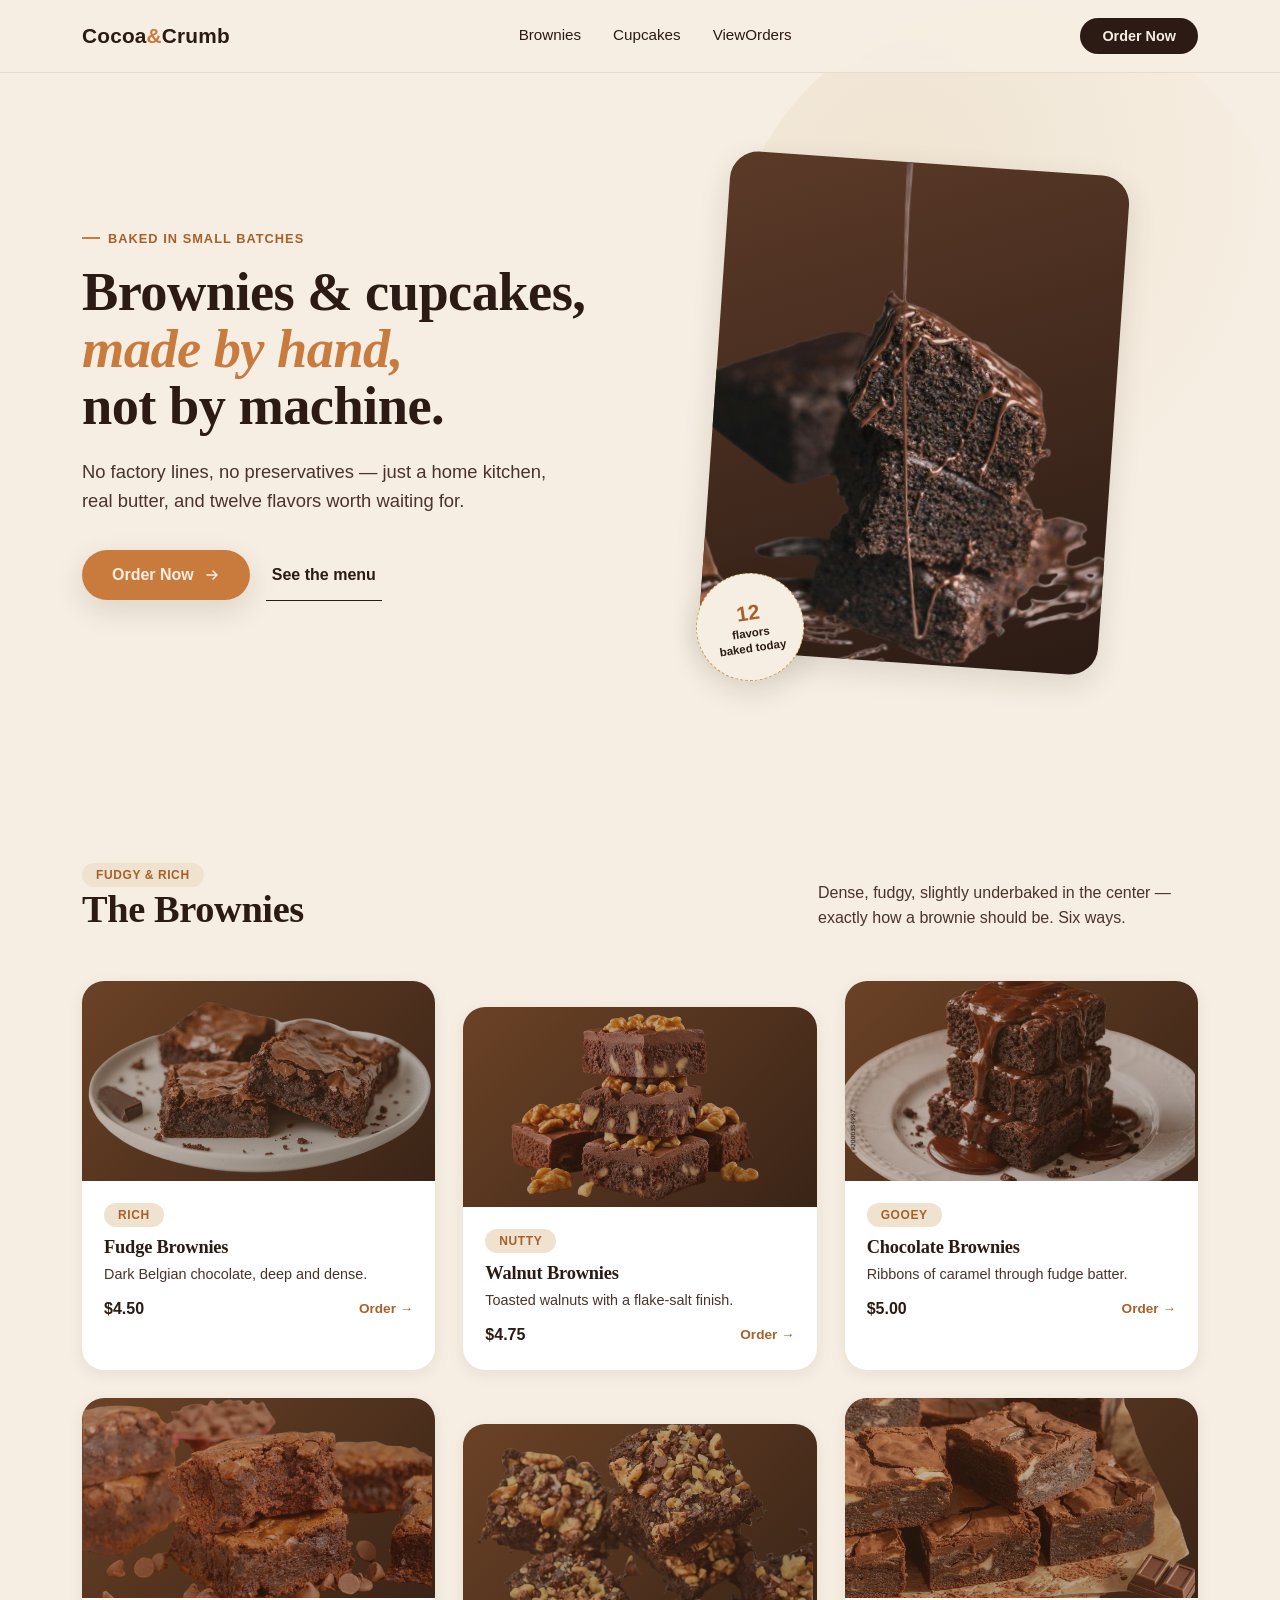
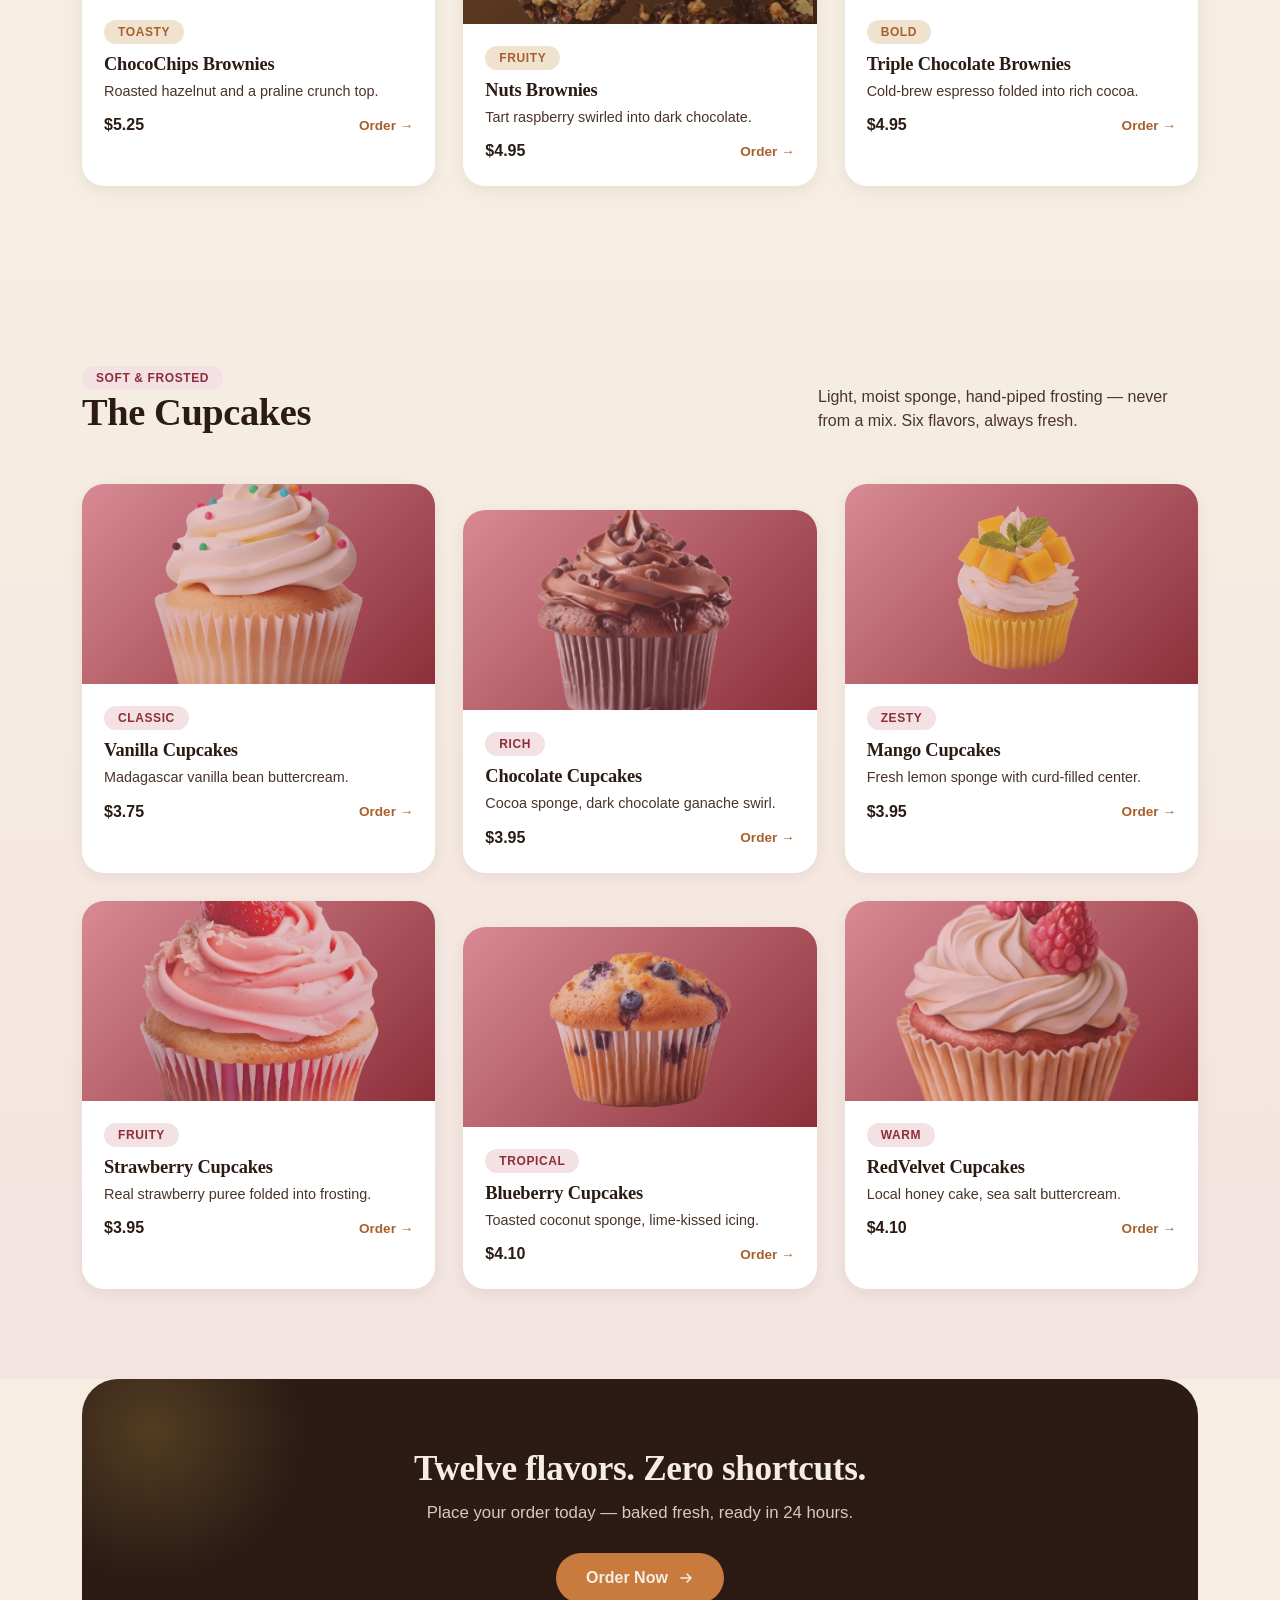
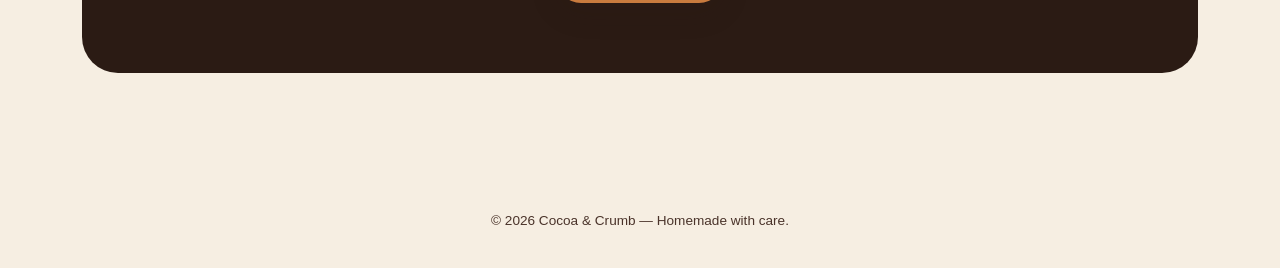
<file: index.html>
<!DOCTYPE html>
<html lang="en">

<head>
  <meta charset="UTF-8">
  <meta name="viewport" content="width=device-width, initial-scale=1.0">
  <title>Cocoa & Crumb — Homemade Brownies & Cupcakes</title>
  <link rel="stylesheet" href="style.css">
</head>

<body>

  <nav>
    <div class="nav-inner">
    <div class="logo">Cocoa<span>&</span>Crumb</div>
    <input type="checkbox" id="menu-toggle">
    <label for="menu-toggle" class="menu-icon">
        ☰
    </label>


      <div class="nav-links" id="nav-links">
        <a href="#brownies">Brownies</a>
        <a href="#cupcakes">Cupcakes</a>
        <a href="admin.html">ViewOrders</a>
      </div>
      <a href="order.html" class="nav-cta">Order Now</a>
    </div>
  </nav>

  <section class="hero">
    <div class="hero-blob"></div>
    <div>
      <div class="eyebrow">Baked in small batches</div>
      <h1>Brownies & cupcakes,<br><em>made by hand,</em><br>not by machine.</h1>
      <p class="lede">No factory lines, no preservatives — just a home kitchen, real butter, and twelve flavors worth
        waiting for.</p>
      <div class="hero-actions">
        <a href="order.html" class="btn-primary">
          Order Now
          <svg width="16" height="16" viewBox="0 0 16 16" fill="none">
            <path d="M3 8H13M13 8L9 4M13 8L9 12" stroke="currentColor" stroke-width="1.6" stroke-linecap="round"
              stroke-linejoin="round" />
          </svg>
        </a>
        <a href="#brownies" class="btn-ghost">See the menu</a>
      </div>
    </div>
    <div class="hero-art">
      <div class="hero-art-card"><img src="images/brownie.png" width="500px"></div>
      <div class="hero-badge"><strong>12</strong>flavors<br>baked today</div>
    </div>
  </section>

 

  <section class="section section-brownies" id="brownies">
    <div class="container">
      <div class="section-head reveal">
        <div>
          <span class="tag-pill" style="background:var(--cream-2); color:var(--caramel-deep);">Fudgy & Rich</span>
          <h2>The Brownies</h2>
        </div>
        <p>Dense, fudgy, slightly underbaked in the center — exactly how a brownie should be. Six ways.</p>
      </div>

      <div class="grid">

        <div class="card reveal">
          <div class="card-media brownie-media"><img src="images/fudge brownie.png" height="200px">
            <div class="card-order-btn">→</div>
          </div>
          <div class="card-body">
            <span class="tag-pill card-tag">Rich</span>
            <h3>Fudge Brownies</h3>
            <p>Dark Belgian chocolate, deep and dense.</p>
            <div class="card-footer">
              <span class="price">$4.50</span>
              <span class="card-cta">Order →</span>
            </div>
          </div>
        </div>

        <div class="card reveal">
          <div class="card-media brownie-media"><img src="images/walnut_brownie.png" height="200px">
            <div class="card-order-btn">→</div>
          </div>
          <div class="card-body">
            <span class="tag-pill card-tag">Nutty</span>
            <h3>Walnut Brownies</h3>
            <p>Toasted walnuts with a flake-salt finish.</p>
            <div class="card-footer">
              <span class="price">$4.75</span>
              <span class="card-cta">Order →</span>
            </div>
          </div>
        </div>

        <div class="card reveal">
          <div class="card-media brownie-media"><img src="images/chocolate_brownie.png" height="200px">
            <div class="card-order-btn">→</div>
          </div>
          <div class="card-body">
            <span class="tag-pill card-tag">Gooey</span>
            <h3>Chocolate Brownies</h3>
            <p>Ribbons of caramel through fudge batter.</p>
            <div class="card-footer">
              <span class="price">$5.00</span>
              <span class="card-cta">Order →</span>
            </div>
          </div>
        </div>

        <div class="card reveal">
          <div class="card-media brownie-media"><img src="images/choco_chips.png" height="180px" width="350px">
            <div class="card-order-btn">→</div>
          </div>
          <div class="card-body">
            <span class="tag-pill card-tag">Toasty</span>
            <h3>ChocoChips Brownies</h3>
            <p>Roasted hazelnut and a praline crunch top.</p>
            <div class="card-footer">
              <span class="price">$5.25</span>
              <span class="card-cta">Order →</span>
            </div>
          </div>
        </div>

        <div class="card reveal">
          <div class="card-media brownie-media"><img src="images/nuts_brownie.png" height="190px" width="380px">
            <div class="card-order-btn">→</div>
          </div>
          <div class="card-body">
            <span class="tag-pill card-tag">Fruity</span>
            <h3>Nuts Brownies</h3>
            <p>Tart raspberry swirled into dark chocolate.</p>
            <div class="card-footer">
              <span class="price">$4.95</span>
              <span class="card-cta">Order →</span>
            </div>
          </div>
        </div>

        <div class="card reveal">
          <div class="card-media brownie-media"><img src="images/triple_brownie.png" height="190px" width="380px">
            <div class="card-order-btn">→</div>
          </div>
          <div class="card-body">
            <span class="tag-pill card-tag">Bold</span>
            <h3>Triple Chocolate Brownies</h3>
            <p>Cold-brew espresso folded into rich cocoa.</p>
            <div class="card-footer">
              <span class="price">$4.95</span>
              <span class="card-cta">Order →</span>
            </div>
          </div>
        </div>

      </div>
    </div>
  </section>

  <section class="section section-cupcakes" id="cupcakes">
    <div class="container">
      <div class="section-head reveal">
        <div>
          <span class="tag-pill" style="background:#F3E1E3; color:var(--berry);">Soft & Frosted</span>
          <h2>The Cupcakes</h2>
        </div>
        <p>Light, moist sponge, hand-piped frosting — never from a mix. Six flavors, always fresh.</p>
      </div>

      <div class="grid">

        <div class="card reveal">
          <div class="card-media cupcake-media"><img src="images/vanilla_cupcake.png">
            <div class="card-order-btn">→</div>
          </div>
          <div class="card-body">
            <span class="tag-pill card-tag berry">Classic</span>
            <h3>Vanilla Cupcakes</h3>
            <p>Madagascar vanilla bean buttercream.</p>
            <div class="card-footer">
              <span class="price">$3.75</span>
              <span class="card-cta">Order →</span>
            </div>
          </div>
        </div>

        <div class="card reveal">
          <div class="card-media cupcake-media"><img src="images/chocolate cupcake.png">
            <div class="card-order-btn">→</div>
          </div>
          <div class="card-body">
            <span class="tag-pill card-tag berry">Rich</span>
            <h3>Chocolate Cupcakes</h3>
            <p>Cocoa sponge, dark chocolate ganache swirl.</p>
            <div class="card-footer">
              <span class="price">$3.95</span>
              <span class="card-cta">Order →</span>
            </div>
          </div>
        </div>

        <div class="card reveal">
          <div class="card-media cupcake-media"><img src="images/mango_cupcake.png">
            <div class="card-order-btn">→</div>
          </div>
          <div class="card-body">
            <span class="tag-pill card-tag berry">Zesty</span>
            <h3>Mango Cupcakes</h3>
            <p>Fresh lemon sponge with curd-filled center.</p>
            <div class="card-footer">
              <span class="price">$3.95</span>
              <span class="card-cta">Order →</span>
            </div>
          </div>
        </div>

        <div class="card reveal">
          <div class="card-media cupcake-media"><img src="images/strawberry_cupcake.png">
            <div class="card-order-btn">→</div>
          </div>
          <div class="card-body">
            <span class="tag-pill card-tag berry">Fruity</span>
            <h3>Strawberry Cupcakes</h3>
            <p>Real strawberry puree folded into frosting.</p>
            <div class="card-footer">
              <span class="price">$3.95</span>
              <span class="card-cta">Order →</span>
            </div>
          </div>
        </div>

        <div class="card reveal">
          <div class="card-media cupcake-media"><img src="images/blueberry_cupcake.png">
            <div class="card-order-btn">→</div>
          </div>
          <div class="card-body">
            <span class="tag-pill card-tag berry">Tropical</span>
            <h3>Blueberry Cupcakes</h3>
            <p>Toasted coconut sponge, lime-kissed icing.</p>
            <div class="card-footer">
              <span class="price">$4.10</span>
              <span class="card-cta">Order →</span>
            </div>
          </div>
        </div>

        <div class="card reveal">
          <div class="card-media cupcake-media"><img src="images/red velvet.png">
            <div class="card-order-btn">→</div>
          </div>
          <div class="card-body">
            <span class="tag-pill card-tag berry">Warm</span>
            <h3>RedVelvet Cupcakes</h3>
            <p>Local honey cake, sea salt buttercream.</p>
            <div class="card-footer">
              <span class="price">$4.10</span>
              <span class="card-cta">Order →</span>
            </div>
          </div>
        </div>

      </div>
    </div>
  </section>

  <div class="container">
    <div class="banner reveal">
      <h2>Twelve flavors. Zero shortcuts.</h2>
      <p>Place your order today — baked fresh, ready in 24 hours.</p>
      <a href="order.html" class="btn-primary">
        Order Now
        <svg width="16" height="16" viewBox="0 0 16 16" fill="none">
          <path d="M3 8H13M13 8L9 4M13 8L9 12" stroke="currentColor" stroke-width="1.6" stroke-linecap="round"
            stroke-linejoin="round" />
        </svg>
      </a>
    </div>
  </div>

  <footer>
    © 2026 Cocoa & Crumb — Homemade with care.
  </footer>

  <div class="sticky-order-bar">
    <span>Ready to order?</span>
    <a href="order.html">Order Now</a>
  </div>




  <script>
    // scroll reveal
    const reveals = document.querySelectorAll('.reveal');
    const io = new IntersectionObserver((entries) => {
      entries.forEach(e => {
        if (e.isIntersecting) { e.target.classList.add('in'); io.unobserve(e.target); }
      });
    }, { threshold: 0.12 });
    reveals.forEach(el => io.observe(el));

    // card click -> order page with product pre-selected
    document.querySelectorAll('.card').forEach(card => {
      card.addEventListener('click', () => {
        const name = card.querySelector('h3').textContent;
        window.location.href = 'order.html?item=' + encodeURIComponent(name);
      });
    });
  </script>

</body>

</html>
</file>
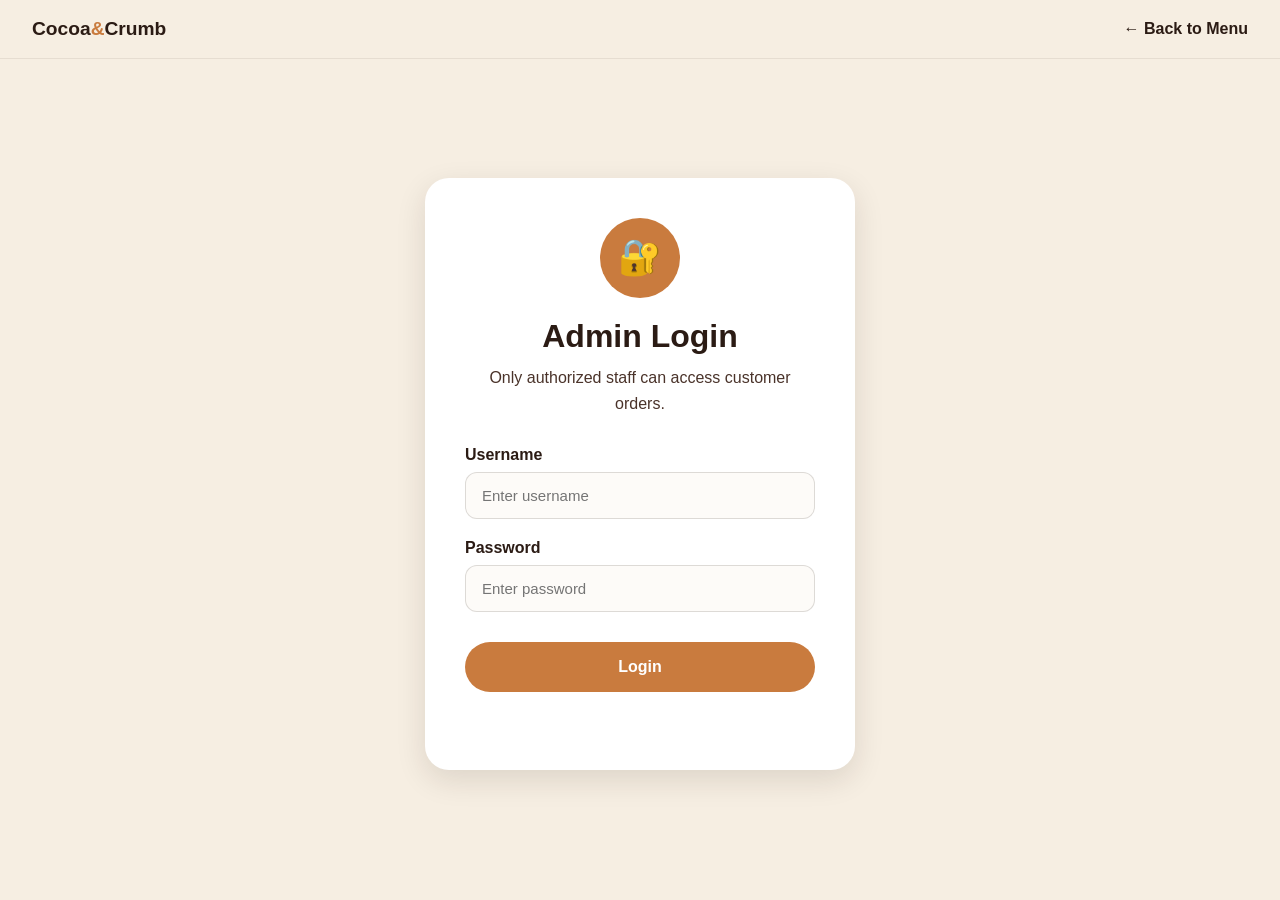
<file: admin.html>
<!DOCTYPE html>
<html lang="en">

<head>
    <meta charset="UTF-8">
    <meta name="viewport" content="width=device-width, initial-scale=1.0">
    <title>Admin Login | Cocoa & Crumb</title>

    <link rel="stylesheet" href="admin.css">
</head>

<body>

    <nav>
        <div class="logo">
            Cocoa<span>&</span>Crumb
        </div>

        <a href="index.html" class="back-link">
            ← Back to Menu
        </a>
    </nav>

    <div class="login-container">

        <div class="login-card">

            <div class="icon">
                🔐
            </div>

            <h1>Admin Login</h1>

            <p class="subtitle">
                Only authorized staff can access customer orders.
            </p>

            <div class="input-group">
                <label>Username</label>
                <input
                    type="text"
                    id="username"
                    placeholder="Enter username">
            </div>

            <div class="input-group">
                <label>Password</label>
                <input
                    type="password"
                    id="password"
                    placeholder="Enter password">
            </div>

            <button id="loginBtn">
                Login
            </button>

            <p id="error" class="error-msg"></p>

        </div>

    </div>

    

</body>

<script>
    const ADMIN_USERNAME = "admin";
const ADMIN_PASSWORD = "12345";

const loginBtn = document.getElementById("loginBtn");
const error = document.getElementById("error");

loginBtn.addEventListener("click", login);

document.addEventListener("keydown", function (e) {
    if (e.key === "Enter") {
        login();
    }
});

function login() {

    const username = document.getElementById("username").value.trim();
    const password = document.getElementById("password").value.trim();

    if (username === "" || password === "") {
        error.textContent = "Please enter username and password.";
        return;
    }

    if (username === ADMIN_USERNAME && password === ADMIN_PASSWORD) {

        // Admin Login Success
        sessionStorage.setItem("adminLogin", "true");

        // Redirect to Admin Orders Page
        window.location.href = "vieworder.html";

    } else {

        error.textContent = "Invalid username or password.";

        document.getElementById("password").value = "";

    }
}

</script>

</html>
</file>
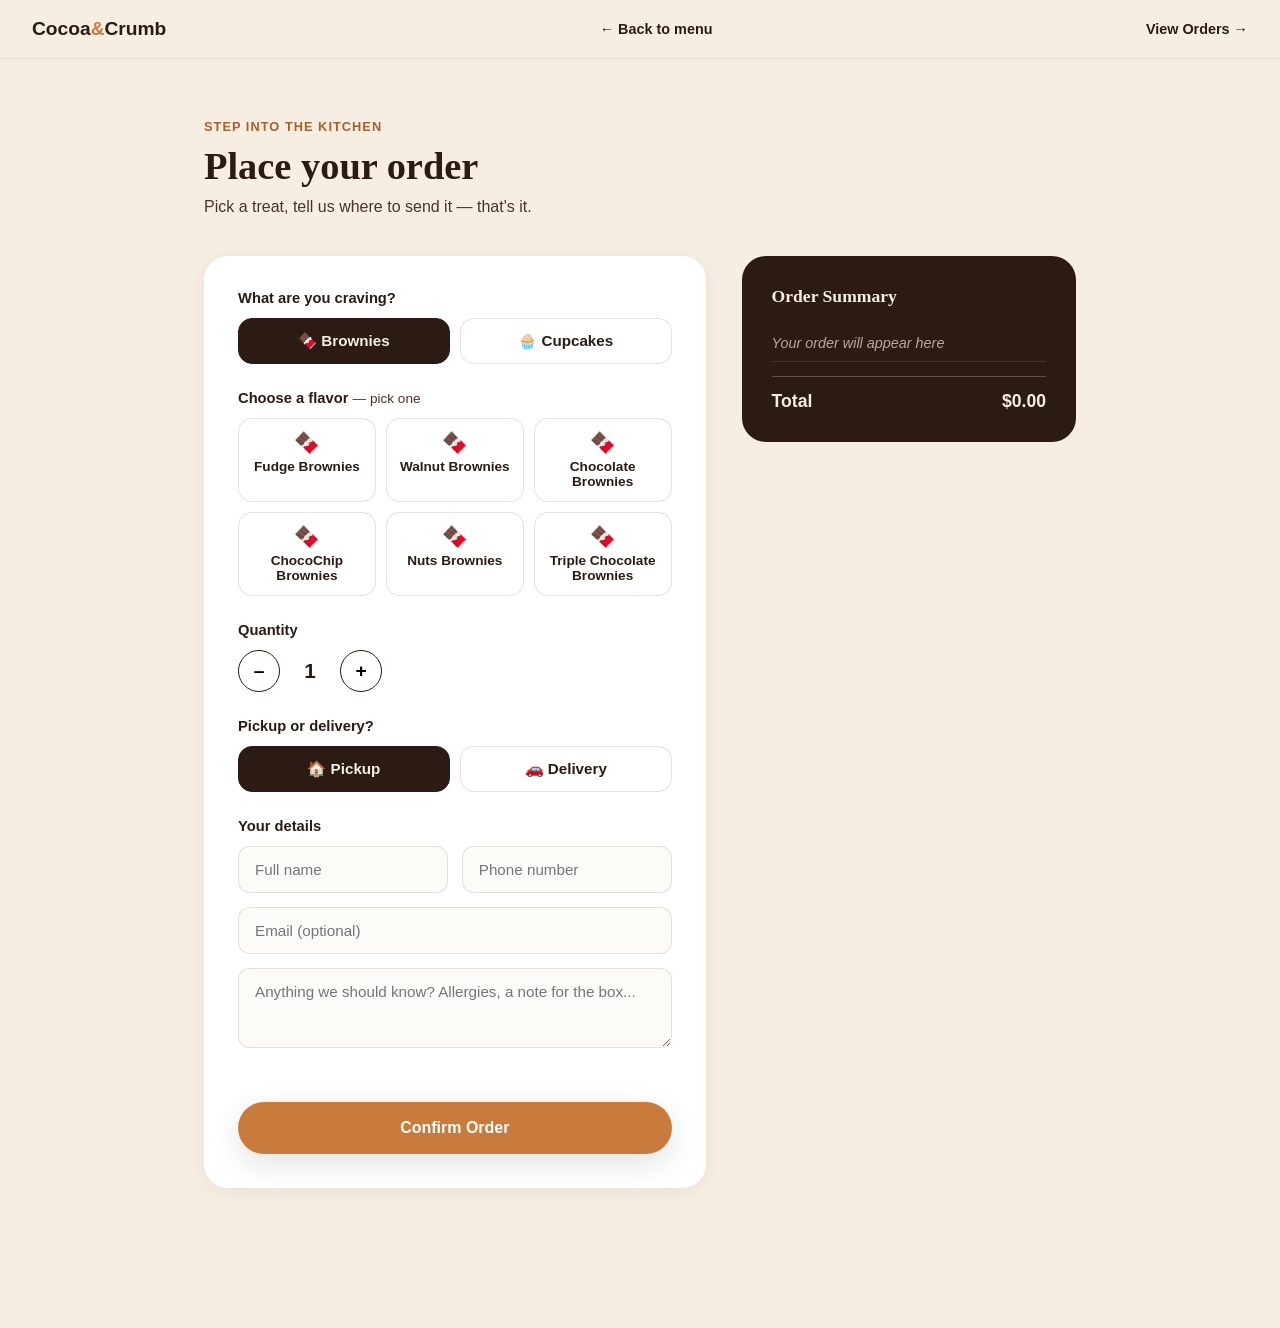
<file: order.html>
<!DOCTYPE html>
<html lang="en">

<head>
  <meta charset="UTF-8">
  <meta name="viewport" content="width=device-width, initial-scale=1.0">
  <title>Order — Cocoa & Crumb</title>
  <link rel="stylesheet" href="order.css">
</head>

<body>
  <nav>
    <div class="logo">Cocoa<span>&</span>Crumb</div>
    <a href="index.html" class="back-link">← Back to menu</a>
    <a href="admin.html" class="back-link">View Orders →</a>
  </nav>

  <div class="wrap">

    <div id="order-flow">
      <div class="page-head">
        <span class="eyebrow">Step into the kitchen</span>
        <h1>Place your order</h1>
        <p>Pick a treat, tell us where to send it — that's it.</p>
      </div>

      <div class="layout">
        <div class="panel">

          <div class="field-group">
            <label class="field-label">What are you craving?</label>
            <div class="toggle-row">
              <div class="toggle-btn active" data-type="Brownie">🍫 Brownies</div>
              <div class="toggle-btn" data-type="Cupcake">🧁 Cupcakes</div>
            </div>
          </div>

          <div class="field-group">
            <label class="field-label">Choose a flavor <span class="field-sub">— pick one</span></label>
            <div class="chip-grid" id="flavor-grid"></div>
          </div>

          <div class="field-group">
            <label class="field-label">Quantity</label>
            <div class="stepper">
              <button class="step-btn" id="dec">–</button>
              <span class="step-val" id="qty">1</span>
              <button class="step-btn" id="inc">+</button>
            </div>
          </div>

          <div class="field-group">
            <label class="field-label">Pickup or delivery?</label>
            <div class="delivery-toggle">
              <div class="toggle-btn active" data-mode="Pickup">🏠 Pickup</div>
              <div class="toggle-btn" data-mode="Delivery">🚗 Delivery</div>
            </div>
            <div id="address-field">
              <input type="text" id="address" placeholder="Delivery address">
            </div>
          </div>

          <div class="field-group">
            <label class="field-label">Your details</label>
            <div class="two-col" style="margin-bottom:14px;">
              <input type="text" id="name" placeholder="Full name">
              <input type="tel" id="phone" placeholder="Phone number">
            </div>
            <input type="email" id="email" placeholder="Email (optional)" style="margin-bottom:14px;">
            <textarea id="notes" placeholder="Anything we should know? Allergies, a note for the box..."></textarea>
          </div>

          <button class="submit-btn" id="submit-btn">Confirm Order</button>
        </div>

        <div class="summary">
          <h3>Order Summary</h3>
          <div id="summary-lines">
            <div class="summary-line empty">Your order will appear here</div>
          </div>
          <div class="summary-total">
            <span>Total</span>
            <span id="summary-total">$0.00</span>
          </div>
        </div>
      </div>
    </div>

    <div class="confirm-screen" id="confirm-screen">
      <div class="confirm-icon">✓</div>
      <h2 id="confirm-name">Thank you!</h2>
      <p>Your order is being prepared and will be ready soon. We'll reach out to confirm the details.</p>
      <div class="confirm-summary" id="confirm-summary"></div>
      <a href="index.html" class="back-link" style="font-weight:700;">← Back to the menu</a>
    </div>

  </div>

  <div class="mobile-summary-bar" id="mobile-bar">
    <span id="mobile-bar-text">No item selected</span>
    <strong id="mobile-bar-total">$0.00</strong>
  </div>

  <script>
    const brownies = [
      { name: 'Fudge Brownies', emoji: '🍫', price: 4.50 },
      { name: 'Walnut Brownies', emoji: '🍫', price: 4.75 },
      { name: 'Chocolate Brownies', emoji: '🍫', price: 5.00 },
      { name: 'ChocoChip Brownies ', emoji: '🍫', price: 5.25 },
      { name: 'Nuts Brownies', emoji: '🍫', price: 4.95 },
      { name: 'Triple Chocolate Brownies', emoji: '🍫', price: 4.95 },
    ];
    const cupcakes = [
      { name: 'Vanilla Cupcakes', emoji: '🧁', price: 3.75 },
      { name: 'Chocolate Cupcakes', emoji: '🧁', price: 3.95 },
      { name: 'Mango Cupcakes', emoji: '🧁', price: 3.95 },
      { name: 'Strawberry Cupcakes', emoji: '🧁', price: 3.95 },
      { name: 'Blueberry Cupcakes', emoji: '🧁', price: 4.10 },
      { name: 'RedVelvet Cupcakes', emoji: '🧁', price: 4.10 },
    ];

    let state = {
      type: 'Brownie',
      flavor: null,
      qty: 1,
      mode: 'Pickup',
    };

    const flavorGrid = document.getElementById('flavor-grid');
    const params = new URLSearchParams(window.location.search);
    const preselect = params.get('item');

    function renderFlavors() {
      const list = state.type === 'Brownie' ? brownies : cupcakes;
      flavorGrid.innerHTML = '';
      list.forEach(item => {
        const chip = document.createElement('div');
        chip.className = 'chip';
        chip.dataset.name = item.name;
        chip.dataset.price = item.price;
        chip.innerHTML = `<span>${item.emoji}</span>${item.name}`;
        if (state.flavor === item.name) chip.classList.add('active');
        chip.addEventListener('click', () => {
          document.querySelectorAll('.chip').forEach(c => c.classList.remove('active'));
          chip.classList.add('active');
          state.flavor = item.name;
          state.price = item.price;
          updateSummary();
        });
        flavorGrid.appendChild(chip);
      });
    }

    // type toggle
    document.querySelectorAll('[data-type]').forEach(btn => {
      btn.addEventListener('click', () => {
        document.querySelectorAll('[data-type]').forEach(b => b.classList.remove('active'));
        btn.classList.add('active');
        state.type = btn.dataset.type;
        state.flavor = null;
        renderFlavors();
        updateSummary();
      });
    });

    // delivery/pickup toggle
    const addressField = document.getElementById('address-field');
    document.querySelectorAll('[data-mode]').forEach(btn => {
      btn.addEventListener('click', () => {
        document.querySelectorAll('[data-mode]').forEach(b => b.classList.remove('active'));
        btn.classList.add('active');
        state.mode = btn.dataset.mode;
        addressField.classList.toggle('show', state.mode === 'Delivery');
        updateSummary();
      });
    });

    // stepper
    const qtyEl = document.getElementById('qty');
    document.getElementById('inc').addEventListener('click', () => {
      state.qty++; qtyEl.textContent = state.qty; updateSummary();
    });
    document.getElementById('dec').addEventListener('click', () => {
      if (state.qty > 1) { state.qty--; qtyEl.textContent = state.qty; updateSummary(); }
    });

    // summary + validation
    const summaryLines = document.getElementById('summary-lines');
    const summaryTotal = document.getElementById('summary-total');
    const submitBtn = document.getElementById('submit-btn');
    const mobileBar = document.getElementById('mobile-bar');
    const mobileBarText = document.getElementById('mobile-bar-text');
    const mobileBarTotal = document.getElementById('mobile-bar-total');

    function updateSummary() {
      const name = document.getElementById('name').value.trim();
      const phone = document.getElementById('phone').value.trim();
      const address = document.getElementById('address').value.trim();

      if (state.flavor) {
        const total = (state.price * state.qty).toFixed(2);
        summaryLines.innerHTML = `
        <div class="summary-line"><span>${state.qty} × ${state.flavor}</span><span>$${total}</span></div>
        <div class="summary-line"><span>Fulfillment</span><span>${state.mode}</span></div>
      `;
        summaryTotal.textContent = '$' + total;
        mobileBarText.textContent = `${state.qty} × ${state.flavor}`;
        mobileBarTotal.textContent = '$' + total;
        mobileBar.style.display = 'flex';
      } else {
        summaryLines.innerHTML = `<div class="summary-line empty">Your order will appear here</div>`;
        summaryTotal.textContent = '$0.00';
        mobileBar.style.display = 'none';
      }

      const valid = state.flavor && name && phone && (state.mode === 'Pickup' || address);
      submitBtn.disabled = !valid;
    }

    ['name', 'phone', 'email', 'address', 'notes'].forEach(id => {
      document.getElementById(id).addEventListener('input', updateSummary);
    });

    // preselect from landing page click
    if (preselect) {
      const inBrownies = brownies.find(b => b.name === preselect);
      const inCupcakes = cupcakes.find(c => c.name === preselect);
      if (inCupcakes) {
        document.querySelector('[data-type="Cupcake"]').click();
      }
      renderFlavors();
      setTimeout(() => {
        const target = [...document.querySelectorAll('.chip')].find(c => c.dataset.name === preselect);
        if (target) target.click();
      }, 0);
    } else {
      renderFlavors();
    }

    // submit -> confirmation
    submitBtn.addEventListener('click', () => {
      if (submitBtn.disabled) return;
      const name = document.getElementById('name').value.trim();
      const total = (state.price * state.qty).toFixed(2);

      const orders = JSON.parse(localStorage.getItem("orders")) || [];

orders.push({
  name:document.getElementById('name').value,
  phone:document.getElementById('phone').value,
  email:document.getElementById('email').email,
  address:document.getElementById('address').value,
  notes:document.getElementById('notes').value,
  type: state.type,
  flavor: state.flavor,
  qty: state.qty,
  mode: state.mode,
  total: total,
  time: new Date().toLocaleString()
});

localStorage.setItem("orders", JSON.stringify(orders));


      document.getElementById('confirm-name').textContent = `Thank you, ${name.split(' ')[0]}!`;
      document.getElementById('confirm-summary').innerHTML = `
      <div><span>${state.qty} × ${state.flavor}</span><span>$${total}</span></div>
      <div><span>Fulfillment</span><span>${state.mode}</span></div>
      <div><span>Total</span><strong>$${total}</strong></div>
    `;

      document.getElementById('order-flow').style.display = 'none';
      document.getElementById('confirm-screen').classList.add('show');
      mobileBar.style.display = 'none';
      window.scrollTo({ top: 0, behavior: 'smooth' });
    });

    
  </script>

</body>

</html>
</file>
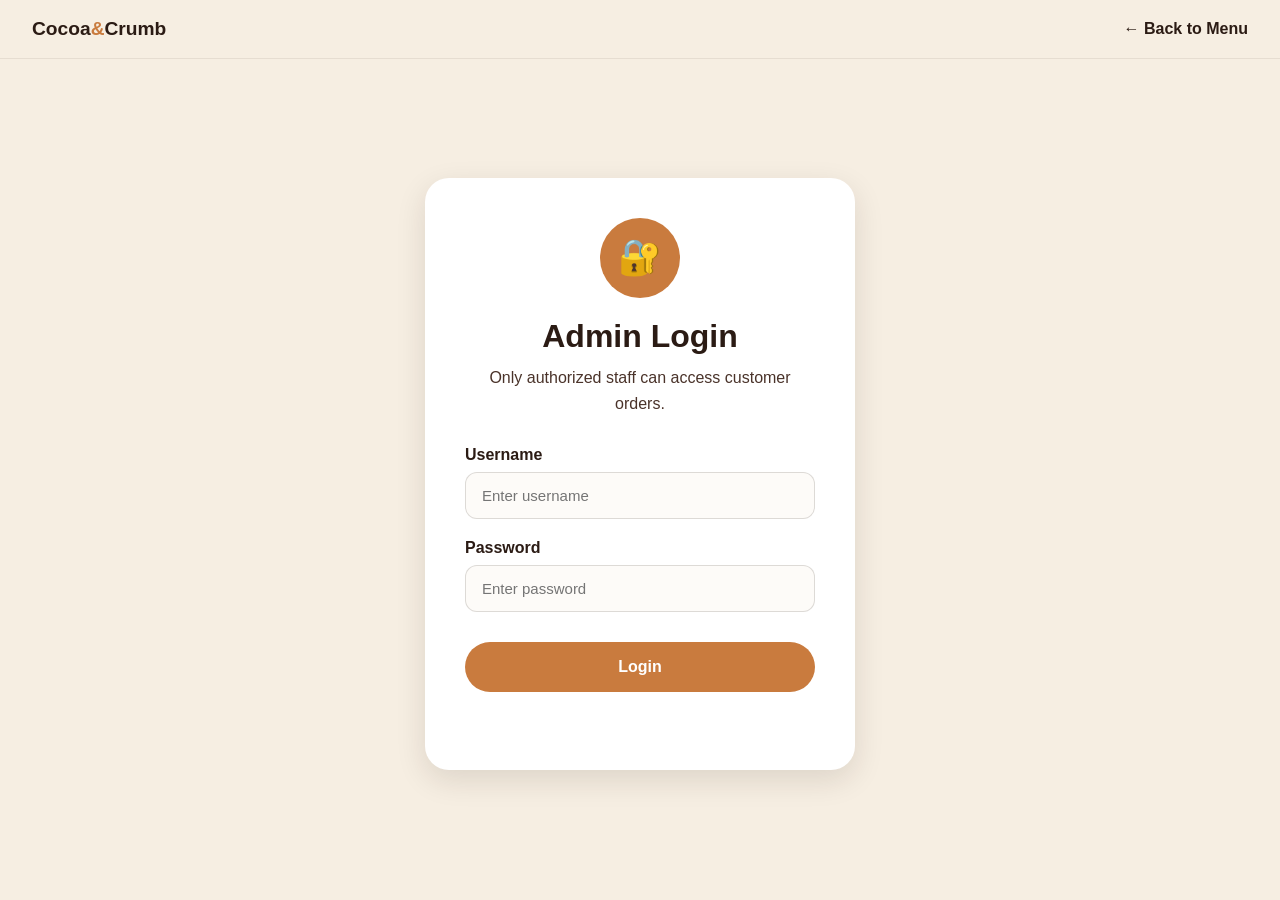
<file: vieworder.html>
<!DOCTYPE html>
<html lang="en">
<head>
  <meta charset="UTF-8">
  <meta name="viewport" content="width=device-width, initial-scale=1.0">
  <title>My Orders — Cocoa & Crumb</title>
  <link rel="stylesheet" href="vieworder.css">
</head>
<body>

<nav>
  <div class="logo">Cocoa<span>&</span>Crumb</div>
  <a href="index.html" class="back-link">← Back to menu</a>
  <button id="logoutbtn" class="logout-btn">Logout</button>
</nav>

<div class="wrap">
  <h1>Admin Dashboard</h1>
  <p class="sub">Manage Customer Orders...</p>

  <input
    type="text"
    id="search"
    placeholder="🔍 Search by customer, phone or item..."
    class="search-box">




  <div class="dashboard-cards">

    <div class="card">
        <h3 id="totalOrders">0</h3>
        <p>Total Orders</p>
    </div>

    <div class="card">
        <h3 id="pickupOrders">0</h3>
        <p>Pickup</p>
    </div>

    <div class="card">
        <h3 id="deliveryOrders">0</h3>
        <p>Delivery</p>
    </div>

</div>






  <div id="orders-list"></div>

  <button id="clear-all" class="danger-btn">Cancel All Orders</button>
</div>
</body>
</html>

<script>

  const loggedIn = sessionStorage.getItem("adminLogin");
  if(loggedIn !="true"){
    window.location.href="admin.html";
  }

const list = document.getElementById("orders-list");
const clearAll = document.getElementById("clear-all");
const search = document.getElementById("search");
search.addEventListener("keyup",()=>{

const value = search.value.toLowerCase();

document.querySelectorAll(".order-card").forEach(card=>{

const text = card.innerText.toLowerCase();

card.style.display =
text.includes(value)
?
"block"
:
"none";

});

});

let orders = JSON.parse(localStorage.getItem("orders")) || [];

function render() {
  document.getElementById("totalOrders").textContent = orders.length;

document.getElementById("pickupOrders").textContent =
orders.filter(o => o.mode === "Pickup").length;

document.getElementById("deliveryOrders").textContent =
orders.filter(o => o.mode === "Delivery").length

  list.innerHTML = "";

  if (!orders.length) {
    list.innerHTML = "<p>No orders yet.</p>";
    return;
  }

  orders.forEach((o, i) => {
    const card = document.createElement("div");
    card.className = "order-card";

    card.innerHTML = `
<div class="order-row">
    <strong>${o.qty} × ${o.flavor}</strong>
    <span>$${o.total}</span>
</div>

<div class="order-row">
    <span><b>Customer</b></span>
    <span>${o.name}</span>
</div>

<div class="order-row">
    <span><b>Phone</b></span>
    <span>${o.phone}</span>
</div>

<div class="order-row">
    <span><b>Email</b></span>
    <span>${o.email || "-"}</span>
</div>

<div class="order-row">
    <span><b>Address</b></span>
    <span>${o.mode === "Delivery" ? o.address : "Pickup"}</span>
</div>

<div class="order-row">
    <span><b>Notes</b></span>
    <span>${o.notes || "-"}</span>
</div>

<div class="order-row">
    <span><b>Type</b></span>
    <span>${o.type}</span>
</div>

<div class="order-row">
    <span><b>Mode</b></span>
    <span>${o.mode}</span>
</div>

<div class="order-row">
    <span><b>Ordered At</b></span>
    <span>${o.time}</span>
</div>

<div class="order-row">
    <span><b>Status</b></span>
    <span>${o.status}</span>
</div>

<button class="complete-btn">Completed</button>
<button class="cancel-btn">Cancel</button>
`;


    card.querySelector("button").onclick = () => {
      orders.splice(i, 1);
      localStorage.setItem("orders", JSON.stringify(orders));
      render();
    };

    list.appendChild(card);
  });
}

const logoutbtn = document.getElementById("logoutbtn");
logoutbtn.addEventListener("click",()=>{
  if(confirm("Are you sure you want to logout?")){
    sessionStorage.removeItem("adminLogin");
    window.location.href="admin.html";

  }
})
clearAll.onclick = () => {
  if (confirm("Cancel all orders?")) {
    localStorage.removeItem("orders");
    orders = [];
    render();
  }
};

render();
</script>
</file>
<file: style.css>
:root {
    --cream: #F6EEE2;
    --cream-2: #EFE3D0;
    --espresso: #2B1B14;
    --espresso-soft: #4A332A;
    --caramel: #C97B3E;
    --caramel-deep: #A8602B;
    --berry: #8C2F39;
    --berry-soft: #B5505A;
    --gold: #C9A24B;
    --shadow: 0 10px 30px rgba(43, 27, 20, 0.12);
}

* {
    box-sizing: border-box;
    margin: 0;
    padding: 0;
}

body {
    background: var(--cream);
    color: var(--espresso);
    font-family: Georgia, 'Times New Roman', serif;
    font-family: -apple-system, BlinkMacSystemFont, 'Segoe UI', sans-serif;
    overflow-x: hidden;
}

h1,
h2,
h3,
.display {
    font-family: 'Iowan Old Style', 'Palatino Linotype', Palatino, Georgia, serif;
    font-weight: 700;
    letter-spacing: -0.01em;
}

a {
    color: inherit;
    text-decoration: none;
}

.container {
    max-width: 1180px;
    margin: 0 auto;
    padding: 0 32px;
}

/* ---------- NAV ---------- */
nav {
    position: sticky;
    top: 0;
    z-index: 50;
    background: rgba(246, 238, 226, 0.92);
    backdrop-filter: blur(6px);
    border-bottom: 1px solid rgba(43, 27, 20, 0.08);
}


#menu-toggle{
    display:none;
}


.menu-icon{
    display:none;
    font-size:30px;
    cursor:pointer;
}

.nav-inner {
    display: flex;
    align-items: center;
    justify-content: space-between;
    padding: 18px 32px;
    max-width: 1180px;
    margin: 0 auto;
}

.logo {
    font-size: 1.3rem;
    font-weight: 700;
    letter-spacing: 0.01em;
}

.logo span {
    color: var(--caramel);
}

.nav-links {
    display: flex;
    gap: 32px;
    font-size: 0.95rem;
}

.nav-links a {
    position: relative;
    padding-bottom: 4px;
}

.nav-links a::after {
    content: '';
    position: absolute;
    left: 0;
    bottom: 0;
    width: 0;
    height: 1.5px;
    background: var(--caramel);
    transition: width 0.25s ease;
}

.nav-links a:hover::after {
    width: 100%;
}

.nav-cta {
    background: var(--espresso);
    color: var(--cream);
    padding: 10px 22px;
    border-radius: 30px;
    font-size: 0.9rem;
    font-weight: 600;
    transition: transform 0.2s ease, background 0.2s ease;
}

.nav-cta:hover {
    background: var(--caramel-deep);
    transform: translateY(-2px);
}

/* ---------- HERO ---------- */
.hero {
    position: relative;
    padding: 90px 32px 110px;
    max-width: 1180px;
    margin: 0 auto;
    display: grid;
    grid-template-columns: 1.1fr 0.9fr;
    gap: 40px;
    align-items: center;
}

.hero-blob {
    position: absolute;
    top: -10%;
    right: -5%;
    width: 560px;
    height: 560px;
    background: radial-gradient(circle at 30% 30%, var(--cream-2), transparent 70%);
    border-radius: 50%;
    z-index: 0;
    opacity: 0.9;
}

.eyebrow {
    display: inline-flex;
    align-items: center;
    gap: 8px;
    font-size: 0.8rem;
    font-weight: 700;
    letter-spacing: 0.08em;
    text-transform: uppercase;
    color: var(--caramel-deep);
    margin-bottom: 18px;
}

.eyebrow::before {
    content: '';
    width: 18px;
    height: 2px;
    background: var(--caramel);
    display: inline-block;
}

.hero h1 {
    font-size: 3.4rem;
    line-height: 1.05;
    margin-bottom: 22px;
    position: relative;
    z-index: 1;
}

.hero h1 em {
    font-style: italic;
    color: var(--caramel);
}

.hero p.lede {
    font-size: 1.15rem;
    color: var(--espresso-soft);
    max-width: 480px;
    margin-bottom: 34px;
    line-height: 1.6;
}

.hero-actions {
    display: flex;
    gap: 16px;
    align-items: center;
    flex-wrap: wrap;
}

.btn-primary {
    display: inline-flex;
    align-items: center;
    gap: 10px;
    background: var(--caramel);
    color: var(--cream);
    padding: 16px 30px;
    border-radius: 40px;
    font-weight: 700;
    font-size: 1rem;
    box-shadow: var(--shadow);
    transition: transform 0.25s ease, background 0.25s ease, box-shadow 0.25s ease;
    border: none;
    cursor: pointer;
}

.btn-primary:hover {
    background: var(--berry);
    transform: translateY(-3px) scale(1.02);
    box-shadow: 0 14px 34px rgba(140, 47, 57, 0.28);
}

.btn-primary svg {
    transition: transform 0.25s ease;
}

.btn-primary:hover svg {
    transform: translateX(4px);
}

.btn-ghost {
    font-weight: 600;
    padding: 16px 6px;
    border-bottom: 1.5px solid var(--espresso);
    transition: opacity 0.2s ease, border-color 0.2s ease;
}

.btn-ghost:hover {
    opacity: 0.65;
    border-color: var(--caramel);
}

.hero-art {
    position: relative;
    z-index: 1;
}

.hero-art-card {
    background: linear-gradient(160deg, #5C3A28, #2B1B14);
    border-radius: 28px;
    aspect-ratio: 4/5;
    transform: rotate(4deg);
    box-shadow: var(--shadow);
    display: flex;
    align-items: center;
    justify-content: center;
    position: relative;
    animation: float 6s ease-in-out infinite;
    overflow: hidden;
    height: 500px;
}



.hero-badge {
    position: absolute;
    bottom: -18px;
    left: -18px;
    background: var(--cream);
    border-radius: 50%;
    width: 108px;
    height: 108px;
    display: flex;
    flex-direction: column;
    align-items: center;
    justify-content: center;
    text-align: center;
    box-shadow: var(--shadow);
    transform: rotate(-8deg);
    font-size: 0.72rem;
    font-weight: 700;
    line-height: 1.3;
    color: var(--espresso);
    border: 1.5px dashed var(--gold);
}

.hero-badge strong {
    font-size: 1.3rem;
    display: block;
    color: var(--caramel-deep);
}

@keyframes float {

    0%,
    100% {
        transform: rotate(4deg) translateY(0);
    }

    50% {
        transform: rotate(4deg) translateY(-12px);
    }
}

/* ---------- DRIP DIVIDER (signature element) ---------- */
.drip-divider {
    width: 100%;
    height: 60px;
    display: block;
    margin-top: -2px;
}

/* ---------- SECTION HEADERS ---------- */
.section {
    padding: 90px 0;
}

.section-head {
    display: flex;
    justify-content: space-between;
    align-items: flex-end;
    margin-bottom: 50px;
    flex-wrap: wrap;
    gap: 20px;
}

.section-head h2 {
    font-size: 2.4rem;
}

.section-head p {
    color: var(--espresso-soft);
    max-width: 380px;
    font-size: 1rem;
    line-height: 1.55;
}

.tag-pill {
    font-size: 0.75rem;
    font-weight: 700;
    letter-spacing: 0.05em;
    text-transform: uppercase;
    padding: 5px 14px;
    border-radius: 20px;
    display: inline-block;
}

.section-brownies {
    background: var(--cream);
}

.section-cupcakes {
    background: linear-gradient(180deg, var(--cream) 0%, #F3E4E1 100%);
}

/* ---------- PRODUCT GRID ---------- */
.grid {
    display: grid;
    grid-template-columns: repeat(3, 1fr);
    gap: 28px;
}
.card img {
  position: absolute;
  inset: 0;
  width: 350px;
  height: 200px;
  object-fit: cover;
  opacity: 0.6;
  transition: transform 0.6s ease, opacity 0.4s ease;
}
.card:hover img {
  transform: scale(1.12);
  opacity: 1;
}
.card {
    background: #fff;
    border-radius: 22px;
    overflow: hidden;
    box-shadow: 0 4px 16px rgba(43, 27, 20, 0.07);
    transition: transform 0.4s ease, box-shadow 0.4s ease;
    position: relative;
    cursor: pointer;
}
.card:hover {
    transform: translateY(-10px) scale(1.03);
    box-shadow: 0 20px 40px rgba(0,0,0, 0.18);
}

.card:nth-child(2) {
    margin-top: 26px;
}

.card:nth-child(5) {
    margin-top: 26px;
}

.card-media{
    height:200px;
    position:relative;
    overflow:hidden;
  }

  .card-media img{
    object-fit:cover;
    display:block;
    transition: transform 0.4s ease;
  }

  .card:hover .card-media img{
    transform:scale(1.07);
  }

.brownie-media {
    background: linear-gradient(135deg, #6B4226, #3A2417);
}

.cupcake-media {
    background: linear-gradient(135deg, #D88A93, #8C2F39);
}

.card-order-btn {
    position: absolute;
    top: 14px;
    right: 14px;
    background: rgba(246, 238, 226, 0.95);
    color: var(--espresso);
    width: 38px;
    height: 38px;
    border-radius: 50%;
    display: flex;
    align-items: center;
    justify-content: center;
    opacity: 0;
    transform: translateY(-6px);
    transition: opacity 0.25s ease, transform 0.25s ease, background 0.25s ease;
    font-size: 1.1rem;
}

.card:hover .card-order-btn {
    opacity: 1;
    transform: translateY(0);
}

.card-order-btn:hover {
    background: var(--caramel);
    color: #fff;
}

.card-body {
    padding: 22px 22px 26px;
}

.card-tag {
    background: var(--cream-2);
    color: var(--caramel-deep);
    margin-bottom: 10px;
}

.cupcake-media+.card-body .card-tag,
.card-body .card-tag.berry {
    background: #F3E1E3;
    color: var(--berry);
}

.card h3 {
    font-size: 1.15rem;
    margin-bottom: 6px;
}

.card p {
    font-size: 0.9rem;
    color: var(--espresso-soft);
    line-height: 1.5;
    margin-bottom: 14px;
}

.card-footer {
    display: flex;
    align-items: center;
    justify-content: space-between;
}

.price {
    font-weight: 700;
    color: var(--espresso);
}

.card-cta {
    font-size: 0.85rem;
    font-weight: 700;
    color: var(--caramel-deep);
    display: flex;
    align-items: center;
    gap: 5px;
}

/* ---------- BOTTOM CTA BANNER ---------- */
.banner {
    background: var(--espresso);
    color: var(--cream);
    border-radius: 36px;
    margin: 0 32px 100px;
    padding: 70px 50px;
    text-align: center;
    position: relative;
    overflow: hidden;
    max-width: 1180px;
    margin-left: auto;
    margin-right: auto;
}

.banner::before {
    content: '';
    position: absolute;
    width: 300px;
    height: 300px;
    border-radius: 50%;
    background: radial-gradient(circle, rgba(201, 162, 75, 0.25), transparent 70%);
    top: -100px;
    left: -80px;
}

.banner h2 {
    font-size: 2.2rem;
    margin-bottom: 14px;
    position: relative;
}

.banner p {
    color: #D8C9BC;
    margin-bottom: 30px;
    font-size: 1.05rem;
    position: relative;
}

/* ---------- FOOTER ---------- */
footer {
    padding: 40px 32px;
    text-align: center;
    color: var(--espresso-soft);
    font-size: 0.85rem;
}

/* ---------- STICKY MOBILE BAR ---------- */
.sticky-order-bar {
    position: fixed;
    bottom: 0;
    left: 0;
    right: 0;
    z-index: 60;
    background: var(--espresso);
    padding: 14px 20px;
    display: none;
    align-items: center;
    justify-content: space-between;
    box-shadow: 0 -8px 24px rgba(0, 0, 0, 0.18);
}

.sticky-order-bar span {
    color: var(--cream);
    font-weight: 600;
    font-size: 0.95rem;
}

.sticky-order-bar a {
    background: var(--caramel);
    color: #fff;
    padding: 10px 22px;
    border-radius: 30px;
    font-weight: 700;
    font-size: 0.9rem;
}

/* ---------- SCROLL REVEAL ---------- */
.reveal {
    opacity: 0;
    transform: translateY(24px);
    transition: opacity 0.7s ease, transform 0.7s ease;
}

.reveal.in {
    opacity: 1;
    transform: translateY(0);
}


/* ---------- RESPONSIVE ---------- */
@media (max-width: 900px) {
    .hero {
        grid-template-columns: 1fr;
        padding-top: 50px;
    }

    .hero h1 {
        font-size: 2.5rem;
    }

    .hero-art {
        order: -2;
        max-width: 280px;
        margin: 0 auto 30px;

    }
    .hero-art-card{
        height:280px;
    }

    .grid {
        grid-template-columns: repeat(2, 1fr);
    }

    .card:nth-child(2),
    .card:nth-child(5) {
        margin-top: 0;
    }

    .nav-links {
        display: none;
    }

    .banner {
        margin: 0 20px 80px;
        padding: 50px 24px;
    }
}

@media (max-width: 560px) {
    .grid {
        grid-template-columns: 1fr;
    }

    .section {
        padding: 60px 0;
    }

    .container {
        padding: 0 20px;
    }

    .hero {
        padding: 40px 20px 70px;
    }

    .hero h1 {
        font-size: 2.1rem;
    }

    .sticky-order-bar {
        display: flex;
    }

    body {
        padding-bottom: 70px;
    }

    .section-head {
        flex-direction: column;
        align-items: flex-start;
    }
}

/* Mobile */

@media(max-width:768px){

.menu-icon{
    display:block;
}

.nav-links{
    display: none;
    position:absolute;
    top:75px;
    left:0;
    width:100%;
    background:#F6EEE2;
    flex-direction:column;
    align-items:center;
    box-shadow:0 8px 20px rgba(0,0,0,.08);
}

.nav-links a{
    padding:15px 0;
    width:100%;
    text-align:center;
}

#menu-toggle:checked+.menu-icon+.nav-links{
    display: flex;
}

}


@media (prefers-reduced-motion: reduce) {
    * {
        animation: none !important;
        transition: none !important;
    }
}
</file>
<file: admin.css>
:root{
    --cream:#F6EEE2;
    --cream-2:#EFE3D0;
    --espresso:#2B1B14;
    --espresso-soft:#4A332A;
    --caramel:#C97B3E;
    --caramel-deep:#A8602B;
    --berry:#8C2F39;
    --shadow:0 10px 30px rgba(43,27,20,.12);
}

*{
    margin:0;
    padding:0;
    box-sizing:border-box;
}

body{
    background:var(--cream);
    color:var(--espresso);
    font-family:-apple-system,BlinkMacSystemFont,'Segoe UI',sans-serif;
    min-height:100vh;
}

a{
    text-decoration:none;
    color:inherit;
}

nav{
    display:flex;
    justify-content:space-between;
    align-items:center;
    padding:18px 32px;
    border-bottom:1px solid rgba(43,27,20,.08);
}

.logo{
    font-size:1.2rem;
    font-weight:700;
}

.logo span{
    color:var(--caramel);
}

.back-link{
    font-weight:600;
    transition:.3s;
}

.back-link:hover{
    color:var(--caramel-deep);
}

.login-container{
    min-height:calc(100vh - 70px);
    display:flex;
    justify-content:center;
    align-items:center;
    padding:30px;
}

.login-card{
    width:100%;
    max-width:430px;
    background:#fff;
    padding:40px;
    border-radius:24px;
    box-shadow:var(--shadow);
    animation:fadeUp .5s ease;
}

.icon{
    width:80px;
    height:80px;
    margin:auto;
    border-radius:50%;
    background:var(--caramel);
    display:flex;
    justify-content:center;
    align-items:center;
    font-size:35px;
    margin-bottom:20px;
}

.login-card h1{
    text-align:center;
    margin-bottom:10px;
    font-size:2rem;
}

.subtitle{
    text-align:center;
    color:var(--espresso-soft);
    margin-bottom:30px;
    line-height:1.6;
}

.input-group{
    margin-bottom:20px;
}

.input-group label{
    display:block;
    margin-bottom:8px;
    font-weight:600;
}

.input-group input{
    width:100%;
    padding:14px 16px;
    border-radius:12px;
    border:1.5px solid rgba(43,27,20,.15);
    background:#fdfbf8;
    font-size:15px;
    transition:.25s;
}

.input-group input:focus{
    outline:none;
    border-color:var(--caramel);
}

#loginBtn{
    width:100%;
    margin-top:10px;
    padding:16px;
    border:none;
    border-radius:40px;
    background:var(--caramel);
    color:#fff;
    font-size:16px;
    font-weight:700;
    cursor:pointer;
    transition:.3s;
}

#loginBtn:hover{
    background:var(--berry);
    transform:translateY(-2px);
}

.error-msg{
    color:#d62828;
    text-align:center;
    margin-top:18px;
    font-weight:600;
    min-height:20px;
}

@keyframes fadeUp{
    from{
        opacity:0;
        transform:translateY(20px);
    }
    to{
        opacity:1;
        transform:translateY(0);
    }
}

@media(max-width:600px){

    nav{
        padding:16px 20px;
    }

    .login-card{
        padding:28px;
        border-radius:18px;
    }

    .login-card h1{
        font-size:1.7rem;
    }

}
</file>
<file: order.css>
:root {
    --cream: #F6EEE2;
    --cream-2: #EFE3D0;
    --espresso: #2B1B14;
    --espresso-soft: #4A332A;
    --caramel: #C97B3E;
    --caramel-deep: #A8602B;
    --berry: #8C2F39;
    --gold: #C9A24B;
    --shadow: 0 10px 30px rgba(43, 27, 20, 0.12);
}

* {
    box-sizing: border-box;
    margin: 0;
    padding: 0;
}

body {
    background: var(--cream);
    color: var(--espresso);
    font-family: -apple-system, BlinkMacSystemFont, 'Segoe UI', sans-serif;
    min-height: 100vh;
}

h1,
h2,
h3 {
    font-family: 'Iowan Old Style', 'Palatino Linotype', Georgia, serif;
    font-weight: 700;
}

a {
    color: inherit;
    text-decoration: none;
}

nav {
    padding: 18px 32px;
    display: flex;
    align-items: center;
    justify-content: space-between;
    border-bottom: 1px solid rgba(43, 27, 20, 0.08);
}

.logo {
    font-size: 1.2rem;
    font-weight: 700;
}

.logo span {
    color: var(--caramel);
}

.back-link {
    font-size: 0.9rem;
    font-weight: 600;
    display: flex;
    align-items: center;
    gap: 6px;
}

.back-link:hover {
    color: var(--caramel-deep);
}

.wrap {
    max-width: 920px;
    margin: 0 auto;
    padding: 60px 24px 140px;
}

.page-head {
    margin-bottom: 40px;
}

.eyebrow {
    font-size: 0.8rem;
    font-weight: 700;
    text-transform: uppercase;
    letter-spacing: 0.08em;
    color: var(--caramel-deep);
    margin-bottom: 10px;
    display: block;
}

.page-head h1 {
    font-size: 2.4rem;
    margin-bottom: 10px;
}

.page-head p {
    color: var(--espresso-soft);
    font-size: 1rem;
}

.layout {
    display: grid;
    grid-template-columns: 1.5fr 1fr;
    gap: 36px;
    align-items: start;
}

.panel {
    background: #fff;
    border-radius: 24px;
    padding: 34px;
    box-shadow: 0 4px 18px rgba(43, 27, 20, 0.06);
}

.field-group {
    margin-bottom: 26px;
}

.field-label {
    display: block;
    font-weight: 700;
    font-size: 0.92rem;
    margin-bottom: 12px;
}

.field-sub {
    font-weight: 400;
    color: var(--espresso-soft);
    font-size: 0.85rem;
}

/* product type toggle */
.toggle-row {
    display: flex;
    gap: 10px;
}

.toggle-btn {
    flex: 1;
    padding: 13px;
    text-align: center;
    border-radius: 14px;
    border: 1.5px solid rgba(43, 27, 20, 0.12);
    font-weight: 600;
    font-size: 0.95rem;
    cursor: pointer;
    transition: all 0.2s ease;
    background: #fff;
}

.toggle-btn.active {
    background: var(--espresso);
    color: var(--cream);
    border-color: var(--espresso);
}

.toggle-btn:hover:not(.active) {
    border-color: var(--caramel);
}

/* flavor chips */
.chip-grid {
    display: grid;
    grid-template-columns: repeat(3, 1fr);
    gap: 10px;
}

.chip {
    padding: 12px 8px;
    border-radius: 14px;
    border: 1.5px solid rgba(43, 27, 20, 0.12);
    text-align: center;
    font-size: 0.85rem;
    font-weight: 600;
    cursor: pointer;
    transition: tranform 0.25s ease,box-shadow 0.25s ease;
    background: #fff;
}

.chip span {
    display: block;
    font-size: 1.3rem;
    margin-bottom: 4px;
}

.chip:hover {
    border-color: var(--caramel);
    box-shadow: 0 6px 16px rgba(43,27,20,0.12);
    transform: translateY(-2px);

}

.chip.active {
    background: var(--caramel);
    color: #fff;
    border-color: var(--caramel);
}

/* stepper */
.stepper {
    display: flex;
    align-items: center;
    gap: 18px;
}

.step-btn {
    width: 42px;
    height: 42px;
    border-radius: 50%;
    border: 1.5px solid var(--espresso);
    background: #fff;
    font-size: 1.2rem;
    font-weight: 700;
    cursor: pointer;
    display: flex;
    align-items: center;
    justify-content: center;
    transition: all 0.2s ease;
}

.step-btn:hover {
    background: var(--espresso);
    color: var(--cream);
}

.step-val {
    font-size: 1.3rem;
    font-weight: 700;
    min-width: 24px;
    text-align: center;
}

/* inputs */
input[type=text],
input[type=email],
input[type=tel],
textarea {
    width: 100%;
    padding: 14px 16px;
    border-radius: 12px;
    border: 1.5px solid rgba(43, 27, 20, 0.12);
    font-size: 0.95rem;
    font-family: inherit;
    background: #fdfbf8;
    transition: border-color 0.2s ease;
}

input:focus,
textarea:focus {
    outline: none;
    border-color: var(--caramel);
}

textarea {
    resize: vertical;
    min-height: 80px;
}

.delivery-toggle {
    display: flex;
    gap: 10px;
    margin-bottom: 18px;
}

#address-field {
    display: none;
}

#address-field.show {
    display: block;
}

.two-col {
    display: grid;
    grid-template-columns: 1fr 1fr;
    gap: 14px;
}

/* summary sidebar */
.summary {
    position: sticky;
    top: 24px;
    background: var(--espresso);
    color: var(--cream);
    border-radius: 24px;
    padding: 30px;
}

.summary h3 {
    font-size: 1.1rem;
    margin-bottom: 18px;
}

.summary-line {
    display: flex;
    justify-content: space-between;
    font-size: 0.9rem;
    padding: 10px 0;
    border-bottom: 1px solid rgba(246, 238, 226, 0.12);
}

.summary-line.empty {
    color: #B8A99B;
    font-style: italic;
}

.summary-total {
    display: flex;
    justify-content: space-between;
    font-weight: 700;
    font-size: 1.1rem;
    margin-top: 14px;
    padding-top: 14px;
    border-top: 1.5px solid rgba(246, 238, 226, 0.25);
}

.submit-btn {
    width: 100%;
    padding: 17px;
    border-radius: 40px;
    border: none;
    background: var(--caramel);
    color: #fff;
    font-weight: 700;
    font-size: 1rem;
    cursor: pointer;
    margin-top: 24px;
    box-shadow: var(--shadow);
    transition: all 0.25s ease;
}

.submit-btn:hover:not(:disabled) {
    background: var(--berry);
    transform: translateY(-2px);
}

.submit-btn:disabled {
    opacity: 0.45;
    cursor: not-allowed;
}

/* confirmation state */
.confirm-screen {
    display: none;
    text-align: center;
    padding: 70px 30px;
}

.confirm-screen.show {
    display: block;
    animation: fadeUp 0.5s ease;
}

@keyframes fadeUp {
    from {
        opacity: 0;
        transform: translateY(16px);
    }

    to {
        opacity: 1;
        transform: translateY(0);
    }
}

.confirm-icon {
    width: 84px;
    height: 84px;
    border-radius: 50%;
    background: var(--caramel);
    display: flex;
    align-items: center;
    justify-content: center;
    margin: 0 auto 26px;
    font-size: 2.4rem;
    color: #fff;
}

.confirm-screen h2 {
    font-size: 1.8rem;
    margin-bottom: 12px;
}

.confirm-screen p {
    color: var(--espresso-soft);
    margin-bottom: 30px;
}

.confirm-summary {
    background: #fff;
    border-radius: 18px;
    padding: 24px;
    max-width: 420px;
    margin: 0 auto 30px;
    text-align: left;
    box-shadow: 0 4px 16px rgba(43, 27, 20, 0.06);
}

.confirm-summary div {
    display: flex;
    justify-content: space-between;
    padding: 6px 0;
    font-size: 0.9rem;
}

/* mobile sticky summary */
.mobile-summary-bar {
    display: none;
    position: fixed;
    bottom: 0;
    left: 0;
    right: 0;
    z-index: 60;
    background: var(--espresso);
    color: var(--cream);
    padding: 14px 20px;
    align-items: center;
    justify-content: space-between;
    box-shadow: 0 -8px 24px rgba(0, 0, 0, 0.18);
}

.mobile-summary-bar span {
    font-weight: 600;
    font-size: 0.9rem;
}

.mobile-summary-bar strong {
    font-size: 1.1rem;
}

@media (max-width:860px) {
    .layout {
        grid-template-columns: 1fr;
    }

    .summary {
        position: static;
    }
}

@media (max-width:560px) {
    nav a{
        font-size: 5px;
    }
    .wrap {
        padding: 36px 18px 110px;
    }

    .page-head h1 {
        font-size: 1.9rem;
    }

    .panel {
        padding: 24px;
        border-radius: 18px;
    }

    .chip-grid {
        grid-template-columns: repeat(2, 1fr);
    }

    .two-col {
        grid-template-columns: 1fr;
    }

    body {
        padding-bottom: 0;
    }
}

@media (prefers-reduced-motion: reduce) {
    * {
        animation: none !important;
        transition: none !important;
    }
}
</file>
<file: vieworder.css>
:root {
    --cream: #F6EEE2;
    --cream-2: #EFE3D0;
    --espresso: #2B1B14;
    --espresso-soft: #4A332A;
    --caramel: #C97B3E;
    --caramel-deep: #A8602B;
    --berry: #8C2F39;
    --gold: #C9A24B;
    --shadow: 0 10px 30px rgba(43, 27, 20, 0.12);
}

* {
    box-sizing: border-box;
    margin: 0;
    padding: 0;
}

body {
    background: var(--cream);
    color: var(--espresso);
    font-family: -apple-system, BlinkMacSystemFont, 'Segoe UI', sans-serif;
    min-height: 100vh;
}

h1,
h2,
h3 {
    font-family: 'Iowan Old Style', 'Palatino Linotype', Georgia, serif;
    font-weight: 700;
}

a {
    color: inherit;
    text-decoration: none;
}

nav {
    padding: 18px 32px;
    display: flex;
    align-items: center;
    justify-content: space-between;
    border-bottom: 1px solid rgba(43, 27, 20, 0.08);
}

.logo {
    font-size: 1.2rem;
    font-weight: 700;
}

.logo span {
    color: var(--caramel);
}
nav a{
    font-size: 0.9rem;
    font-weight: 600;
    display: flex;
    align-items: center;
    gap: 6px;
}

nav a:hover {
    color: var(--caramel-deep);
}

nav .logout-btn{
    padding:10px 18px;
    border:none;
    border-radius: 30px;
    background: #C97B3E;
    color:#fff;
    font-weight: 600;
    cursor: pointer;
    transition: .3s;
}
.logout-btn:hover{
    background: #8C2F39;
}
.search-box{
    width:100%;
    padding:14px 18px;
    margin:20px 0 30px;
    border:2px solid #d8c7b5;
    border-radius:12px;
    font-size:16px;
    outline:none;
    transition:.3s;
    background:#fff;
}

.search-box:focus{
    border-color:#C97B3E;
    box-shadow:0 0 10px rgba(201,123,62,.25);
}


.dashboard-cards{
    display:grid;
    grid-template-columns:repeat(3,1fr);
    gap:50px;
    margin:30px 0;
}

.card{
    background:#fff;
    padding:10px;
    border-radius:18px;
    text-align:center;
    box-shadow:0 8px 20px rgba(0,0,0,.08);
}

.card h3{
    font-size:32px;
    color:#C97B3E;
    margin-bottom:8px;
}

.card p{
    color:#555;
    font-weight:600;
}

.wrap {
    max-width: 920px;
    margin: 0 auto;
    padding: 60px 24px 140px;
}
h1 {
  font-family: 'Playfair Display', serif;
  margin-bottom: 6px;
}

.sub {
  color: #4A332A;
  margin-bottom: 30px;
}

.order-card {
  background: #fff;
  border-radius: 20px;
  padding: 22px;
  margin-bottom: 18px;
  box-shadow: 0 10px 30px rgba(43,27,20,0.12);
  animation: fadeUp 0.4s ease;
}

.order-row {
  display: flex;
  justify-content: space-between;
  margin-bottom: 6px;
  font-size: 0.95rem;
}

.danger-btn:hover {
    background: var(--caramel-deep);
    transform: translateY(-2px);
}
.danger-btn {
  background: var(--espresso);
    color: var(--cream);
  border: none;
  padding: 14px 22px;
  border-radius: 30px;
  margin-top: 30px;
  cursor: pointer;
  font-size: 0.9rem;
    font-weight: 600;
    transition: transform 0.2s ease, background 0.2s ease;
}

@keyframes fadeUp {
  from { opacity:0; transform:translateY(14px); }
  to { opacity:1; transform:translateY(0); }
}

@media(max-width:700px){

.dashboard-cards{
grid-template-columns:1fr;
}

}
@media (max-width:768px){

nav{
    flex-wrap:wrap;
    gap:12px;
    padding:16px;
}

.logo{
    font-size:1.1rem;
}

nav a{
    font-size:14px;
}

.logout-btn{
    width:100%;
}

.wrap{
    padding:30px 16px 80px;
}

h1{
    font-size:28px;
}

.sub{
    font-size:14px;
}

.search-box{
    font-size:15px;
    padding:12px 15px;
}

.dashboard-cards{
    grid-template-columns:1fr;
    gap:18px;
}

.card{
    padding:18px;
}

.card h3{
    font-size:28px;
}

.order-card{
    padding:18px;
}

.order-row{
    flex-direction:column;
    align-items:flex-start;
    gap:4px;
    margin-bottom:12px;
    word-break:break-word;
}

.complete-btn,
.cancel-btn,
.danger-btn{
    width:100%;
    margin-top:10px;
}

}

@media (max-width:480px){

nav{
    padding:14px;
}

.logo{
    font-size:1rem;
}

.wrap{
    padding:20px 12px 60px;
}

h1{
    font-size:24px;
}

.search-box{
    font-size:14px;
}

.card h3{
    font-size:24px;
}

.card p{
    font-size:14px;
}

.order-card{
    padding:15px;
}

.order-row{
    font-size:14px;
}

}
</file>
